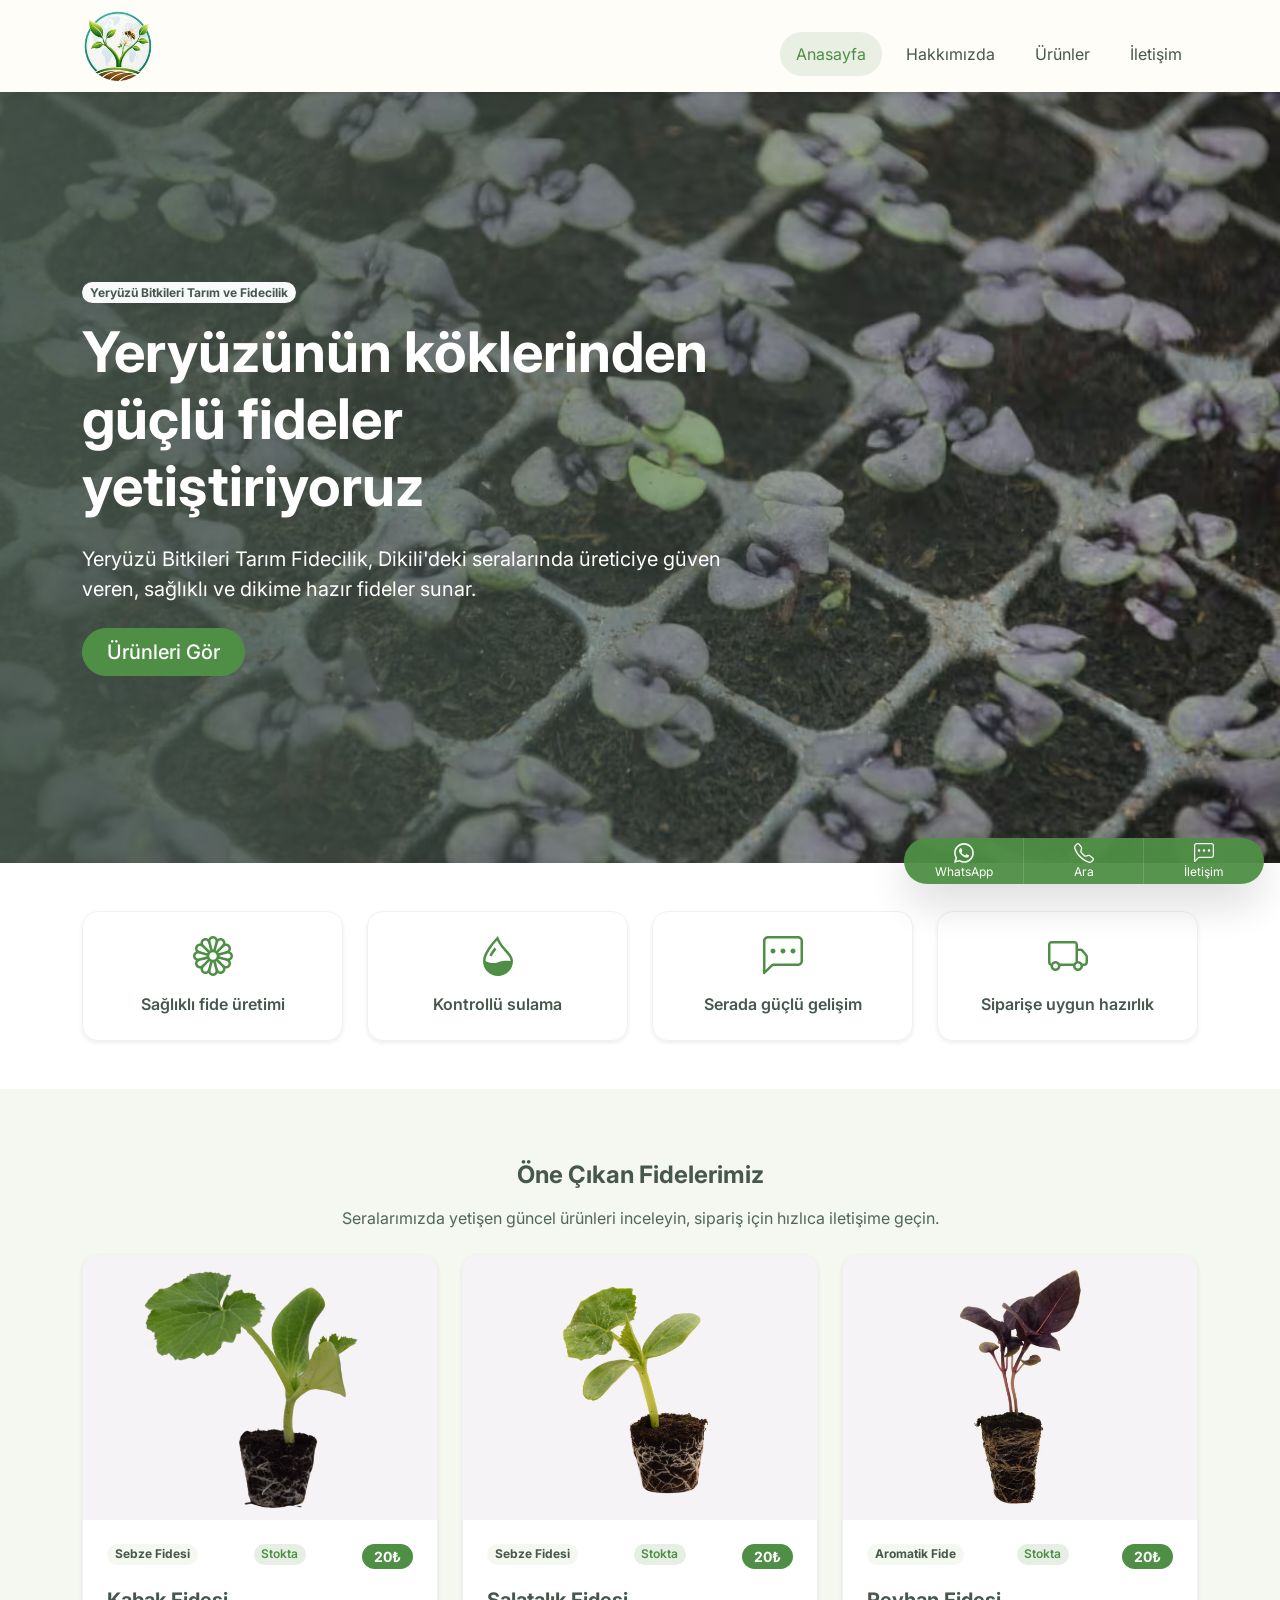
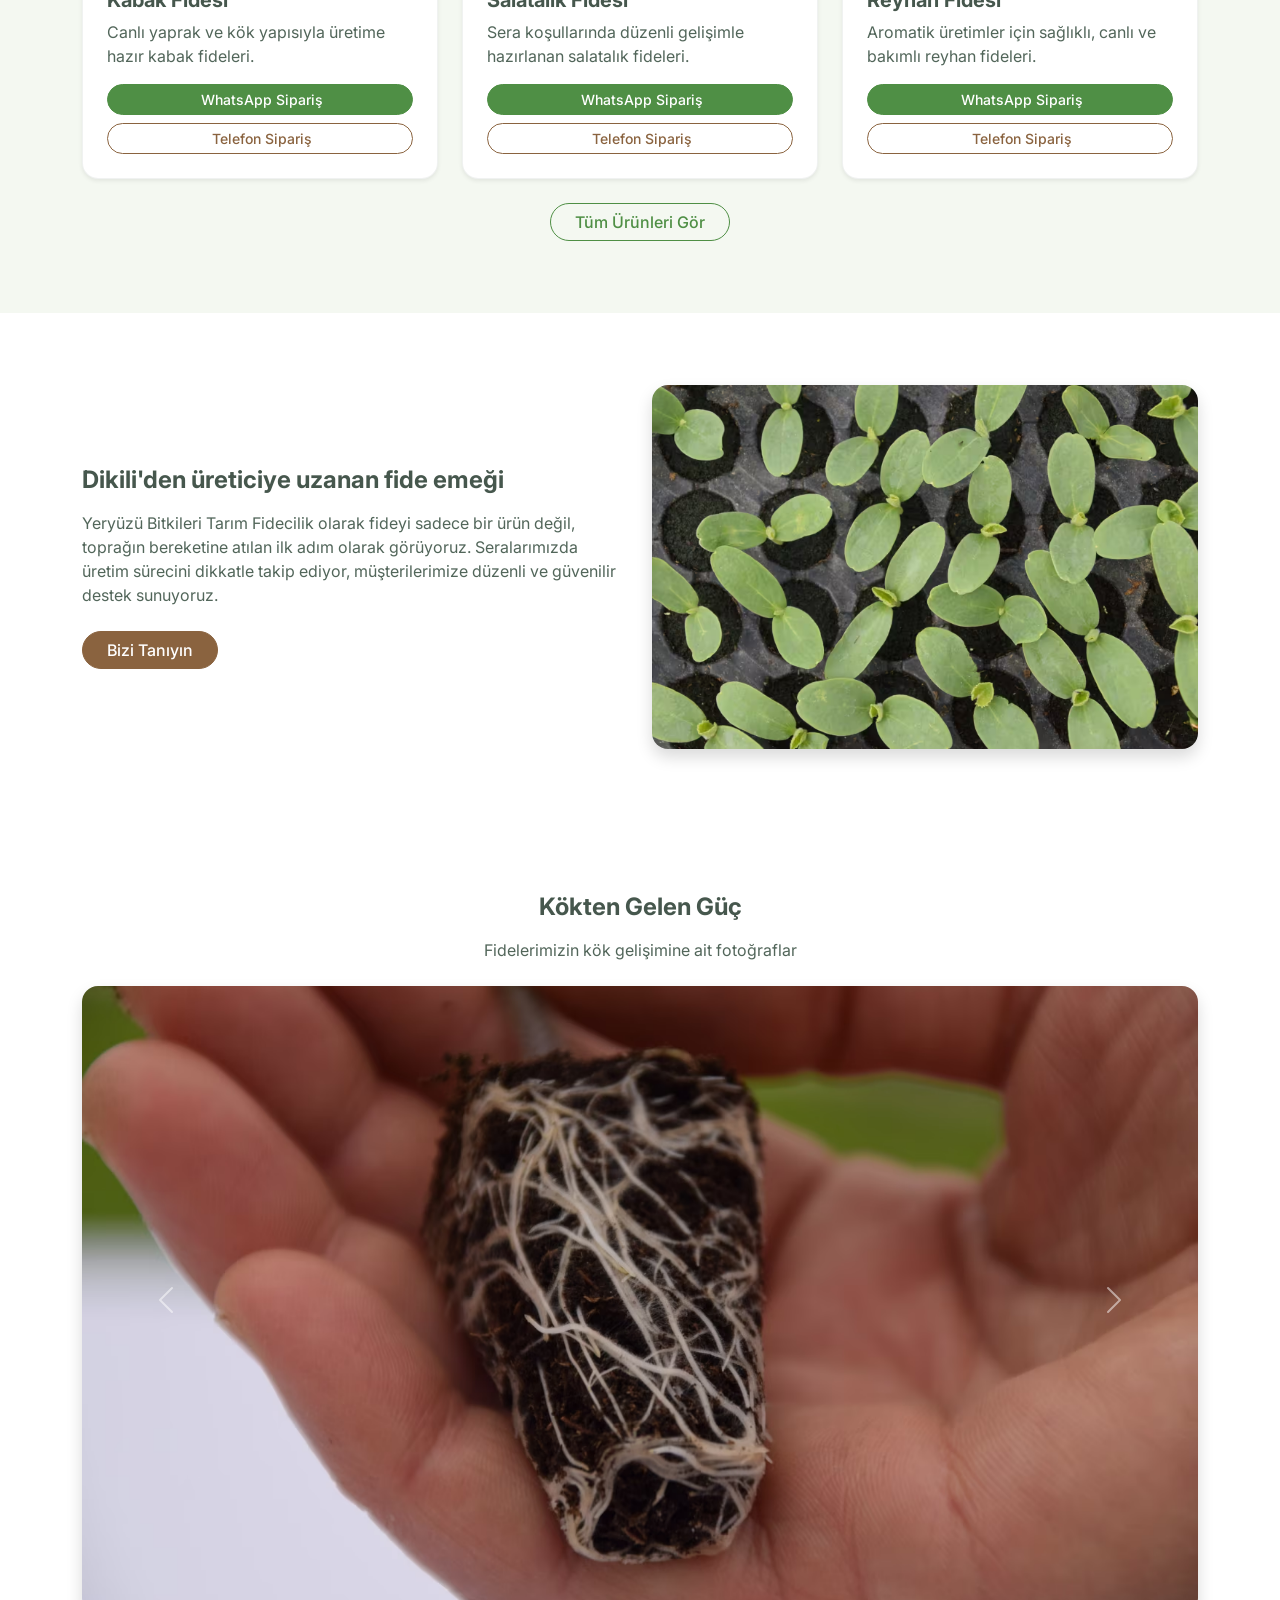
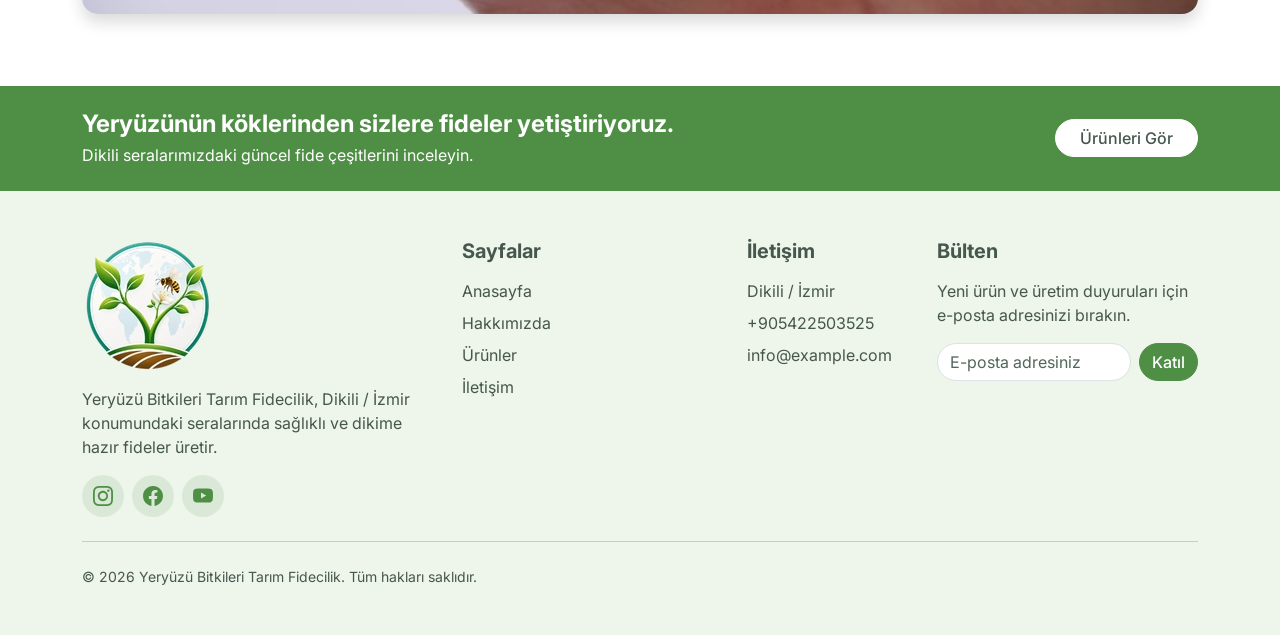
<file: index.html>
<!doctype html>
<html lang="tr">
  <head>
    <meta charset="utf-8" />
    <meta name="viewport" content="width=device-width, initial-scale=1" />
    <title>Yeryüzü Bitkileri Tarım Fidecilik | Dikili | İzmir</title>
    <meta
      name="description"
      content="Dikili, İzmir'de sebze ve aromatik fide yetiştiriciliği yapan Yeryüzü Bitkileri Tarım Fidecilik ile sağlıklı fideleri keşfedin."
    />

    <link rel="preconnect" href="https://fonts.googleapis.com" />
    <link rel="preconnect" href="https://fonts.gstatic.com" crossorigin />
    <link
      href="https://fonts.googleapis.com/css2?family=Inter:wght@400;500;600;700&display=swap"
      rel="stylesheet"
    />
    <link rel="stylesheet" href="./css/bootstrap-lite.css" />
    <link rel="stylesheet" href="./css/styles.css" />
  </head>

  <body data-page="home">
    <main>
      <section
        id="hero"
        class="hero-section position-relative overflow-hidden text-white"
      >
        <picture>
          <source
            srcset="assets/img/bg.avif 1x, assets/img/bg@2x.avif 2x"
            type="image/avif"
          />
          <img
            class="hero-img"
            src="assets/img/bg.avif"
            alt="Yeryüzü Bitkileri Tarım Fidecilik seralarından fide görünümü"
          />
        </picture>
        <div
          class="hero-overlay position-absolute top-0 start-0 w-100 h-100"
        ></div>
        <div class="container position-relative py-5">
          <div class="row min-vh-75 align-items-center">
            <div class="col-lg-7 py-5">
              <span class="badge rounded-pill text-bg-light mb-3"
                >Yeryüzü Bitkileri Tarım ve Fidecilik</span
              >
              <h1 class="display-4 fw-bold mb-4">
                Yeryüzünün köklerinden güçlü fideler yetiştiriyoruz
              </h1>
              <p class="lead mb-4">
                Yeryüzü Bitkileri Tarım Fidecilik, Dikili'deki seralarında
                üreticiye güven veren, sağlıklı ve dikime hazır fideler sunar.
              </p>
              <a
                class="btn btn-primary btn-lg rounded-pill px-4"
                href="urunler/"
                >Ürünleri Gör</a
              >
            </div>
          </div>
        </div>
      </section>

      <section id="avantajlar" class="py-5 bg-white">
        <div class="container">
          <h2 class="visually-hidden">
            Yeryüzü Bitkileri Tarım Fidecilik avantajları
          </h2>

          <div class="row g-3 g-lg-4 text-center">
            <div class="col-6 col-md-6 col-lg-3">
              <div class="feature-card h-100 p-4 rounded-4 shadow-sm">
                <svg
                  class="feature-icon"
                  width="40"
                  height="40"
                  aria-hidden="true"
                >
                  <use href="./assets/img/icons.svg#icon-flower1"></use>
                </svg>
                <p class="fw-semibold mb-0 mt-3">Sağlıklı fide üretimi</p>
              </div>
            </div>

            <div class="col-6 col-md-6 col-lg-3">
              <div class="feature-card h-100 p-4 rounded-4 shadow-sm">
                <svg
                  class="feature-icon"
                  width="40"
                  height="40"
                  aria-hidden="true"
                >
                  <use href="./assets/img/icons.svg#icon-droplet-half"></use>
                </svg>
                <p class="fw-semibold mb-0 mt-3">Kontrollü sulama</p>
              </div>
            </div>

            <div class="col-6 col-md-6 col-lg-3">
              <div class="feature-card h-100 p-4 rounded-4 shadow-sm">
                <svg
                  class="feature-icon"
                  width="40"
                  height="40"
                  aria-hidden="true"
                >
                  <use href="./assets/img/icons.svg#icon-chat-left-dots"></use>
                </svg>
                <p class="fw-semibold mb-0 mt-3">Serada güçlü gelişim</p>
              </div>
            </div>

            <div class="col-6 col-md-6 col-lg-3">
              <div class="feature-card h-100 p-4 rounded-4 shadow-sm">
                <svg
                  class="feature-icon"
                  width="40"
                  height="40"
                  aria-hidden="true"
                >
                  <use href="./assets/img/icons.svg#icon-truck"></use>
                </svg>
                <p class="fw-semibold mb-0 mt-3">Siparişe uygun hazırlık</p>
              </div>
            </div>
          </div>
        </div>
      </section>

      <section id="urunler" class="section-soft py-5">
        <div class="container py-lg-4">
          <div class="row justify-content-center text-center mb-4">
            <div class="col-lg-8">
              <h2 class="fw-bold mb-3">Öne Çıkan Fidelerimiz</h2>
              <p class="text-muted mb-0">
                Seralarımızda yetişen güncel ürünleri inceleyin, sipariş için
                hızlıca iletişime geçin.
              </p>
            </div>
          </div>
          <div id="home-products" class="row g-4"></div>
          <div class="text-center mt-4">
            <a class="btn btn-outline-primary rounded-pill px-4" href="urunler/"
              >Tüm Ürünleri Gör</a
            >
          </div>
        </div>
      </section>

      <section id="hakkimizda" class="py-5 bg-white">
        <div class="container py-lg-4">
          <div class="row g-4 align-items-center">
            <div class="col-lg-6">
              <h2 class="fw-bold mb-3">
                Dikili'den üreticiye uzanan fide emeği
              </h2>
              <p class="text-muted mb-4">
                Yeryüzü Bitkileri Tarım Fidecilik olarak fideyi sadece bir ürün
                değil, toprağın bereketine atılan ilk adım olarak görüyoruz.
                Seralarımızda üretim sürecini dikkatle takip ediyor,
                müşterilerimize düzenli ve güvenilir destek sunuyoruz.
              </p>
              <a class="btn btn-secondary rounded-pill px-4" href="hakkimizda/"
                >Bizi Tanıyın</a
              >
            </div>
            <div class="col-lg-6">
              <picture>
                <source
                  srcset="assets/img/bg1.avif 1x, assets/img/bg1@2x.avif 2x"
                  type="image/avif"
                />
                <img
                  class="img-fluid rounded-4 shadow"
                  src="assets/img/bg1.avif"
                  alt="Dikili seralarında yetişen fideler"
                />
              </picture>
            </div>
          </div>
        </div>
      </section>

      <section id="galeri" class="py-5 bg-white">
        <div class="container py-lg-4">
          <div class="row justify-content-center text-center mb-4">
            <div class="col-lg-8">
              <h2 class="fw-bold mb-3">Kökten Gelen Güç</h2>
              <p class="text-muted mb-0">
                Fidelerimizin kök gelişimine ait fotoğraflar
              </p>
            </div>
          </div>
          <div
            id="rootGallery"
            class="carousel slide rounded-4 overflow-hidden shadow"
            data-bs-ride="carousel"
          >
            <div class="carousel-inner">
              <div class="carousel-item active">
                <picture>
                  <source
                    srcset="assets/img/root.avif 1x, assets/img/root@2x.avif 2x"
                    type="image/avif"
                  />
                  <img
                    src="assets/img/root.avif"
                    class="d-block w-100 gallery-img"
                    alt="Fide kök gelişimi"
                  />
                </picture>
              </div>
              <div class="carousel-item">
                <picture>
                  <source
                    srcset="
                      assets/img/root1.avif    1x,
                      assets/img/root1@2x.avif 2x
                    "
                    type="image/avif"
                  />
                  <img
                    src="assets/img/root1.avif"
                    class="d-block w-100 gallery-img"
                    alt="Sağlıklı fide kökleri"
                  />
                </picture>
              </div>
              <div class="carousel-item">
                <picture>
                  <source
                    srcset="
                      assets/img/root2.avif    1x,
                      assets/img/root2@2x.avif 2x
                    "
                    type="image/avif"
                  />
                  <img
                    src="assets/img/root2.avif"
                    class="d-block w-100 gallery-img"
                    alt="Güçlü fide kök yapısı"
                  />
                </picture>
              </div>
              <div class="carousel-item">
                <picture>
                  <source
                    srcset="
                      assets/img/root3.avif    1x,
                      assets/img/root3@2x.avif 2x
                    "
                    type="image/avif"
                  />
                  <img
                    src="assets/img/root3.avif"
                    class="d-block w-100 gallery-img"
                    alt="Kökleri gelişmiş fide"
                  />
                </picture>
              </div>
            </div>
            <button
              class="carousel-control-prev"
              type="button"
              data-bs-target="#rootGallery"
              data-bs-slide="prev"
            >
              <span
                class="carousel-control-prev-icon"
                aria-hidden="true"
              ></span>
              <span class="visually-hidden">Önceki</span>
            </button>
            <button
              class="carousel-control-next"
              type="button"
              data-bs-target="#rootGallery"
              data-bs-slide="next"
            >
              <span
                class="carousel-control-next-icon"
                aria-hidden="true"
              ></span>
              <span class="visually-hidden">Sonraki</span>
            </button>
          </div>
        </div>
      </section>
    </main>
    <script src="https://cdn.jsdelivr.net/npm/bootstrap@5.3.3/dist/js/bootstrap.bundle.min.js"></script>
    <script src="./js/layout.js"></script>
    <script src="./js/main.js"></script>
  </body>
</html>
</file>
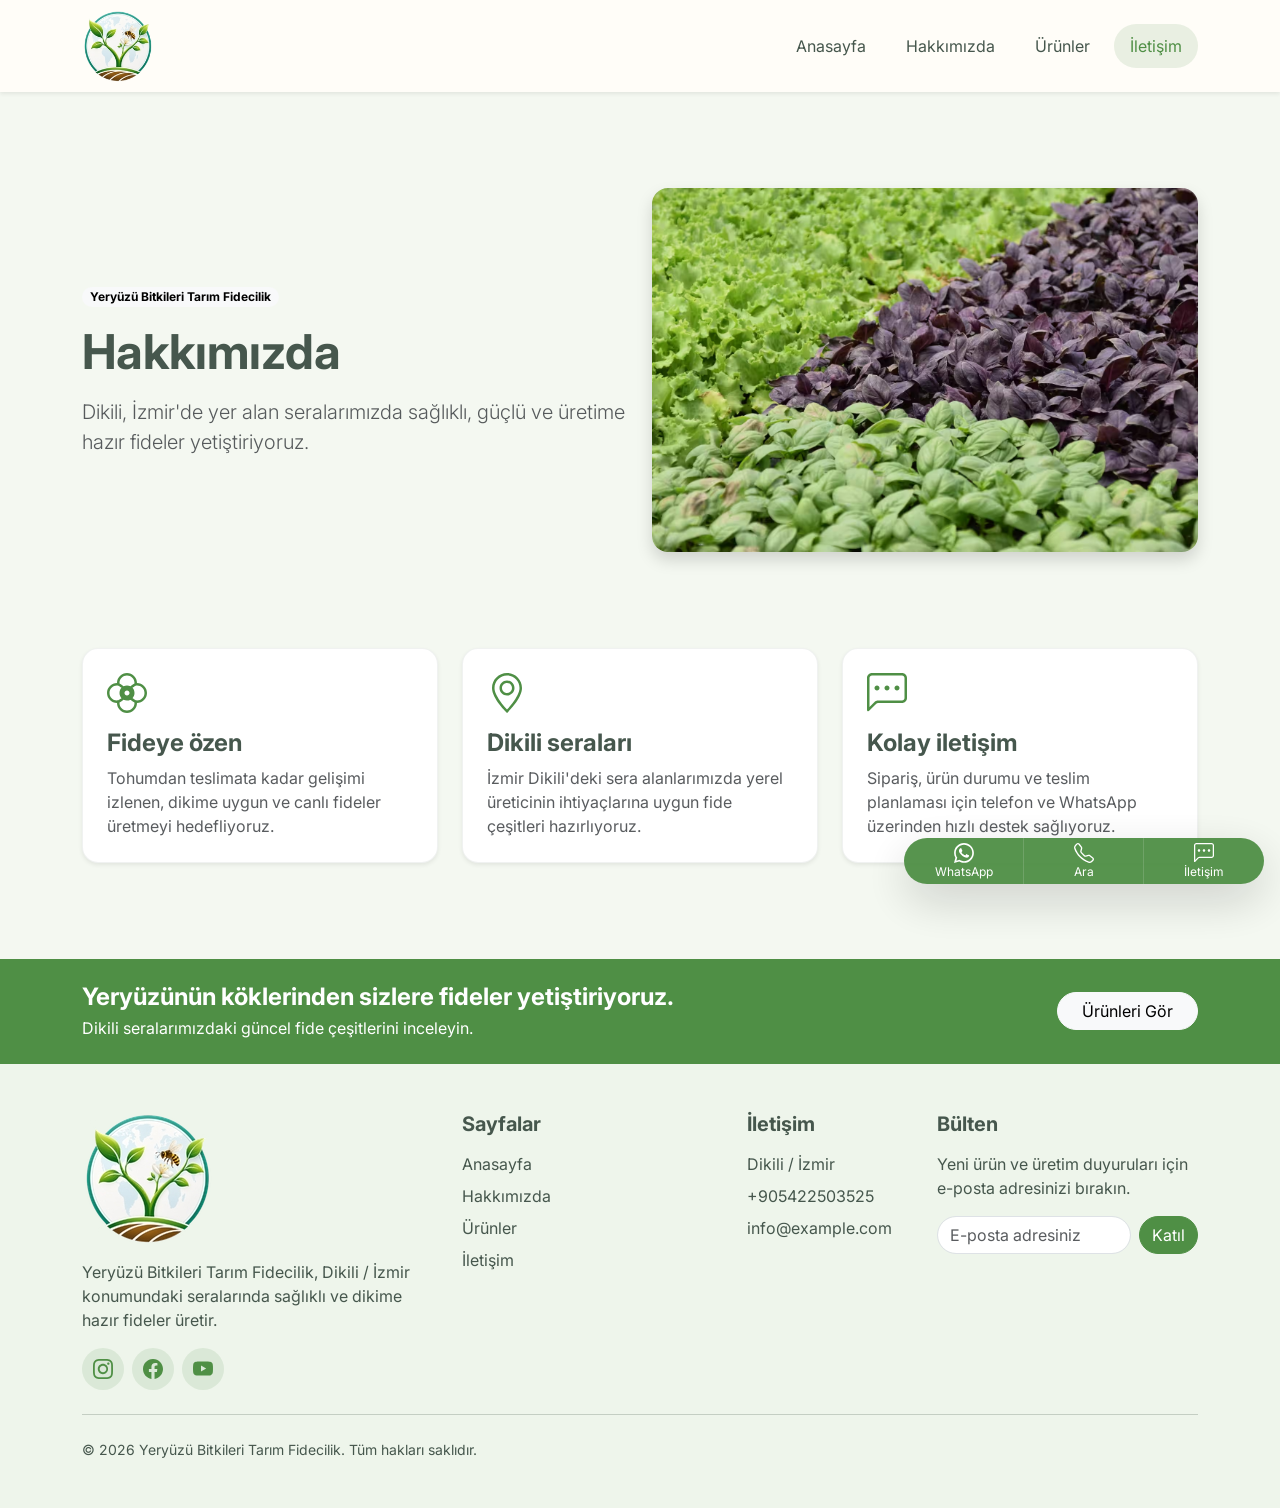
<file: hakkimizda/index.html>
<!doctype html>
<html lang="tr">
  <head>
    <meta charset="utf-8" />
    <meta name="viewport" content="width=device-width, initial-scale=1" />
    <title>Hakkımızda | Yeryüzü Bitkileri Fidecilik | Dikili İzmir</title>
    <meta
      name="description"
      content="Yeryüzü Bitkileri Fidecilik'in Dikili, İzmir'deki sera üretimi, fide yaklaşımı ve üretici odaklı hizmet anlayışı hakkında bilgi alın."
    />
    <link rel="preconnect" href="https://fonts.googleapis.com" />
    <link rel="preconnect" href="https://fonts.gstatic.com" crossorigin />
    <link
      href="https://fonts.googleapis.com/css2?family=Inter:wght@400;500;600;700;800&display=swap"
      rel="stylesheet"
    />
    <link href="../css/bootstrap-lite.css" rel="stylesheet" />
    <link rel="stylesheet" href="../css/styles.css" />
  </head>

  <!doctype html>
  <html lang="tr">
    <head>
      <meta charset="utf-8" />
      <meta name="viewport" content="width=device-width, initial-scale=1" />
      <title>İletişim | Yeryüzü Bitkileri Fidecilik | Dikili İzmir</title>
      <meta
        name="description"
        content="Yeryüzü Bitkileri Fidecilik ile telefon, WhatsApp veya iletişim formu üzerinden görüşün. Adres: Dikili / İzmir."
      />
      <link rel="preconnect" href="https://fonts.googleapis.com" />
      <link rel="preconnect" href="https://fonts.gstatic.com" crossorigin />
      <link
        href="https://fonts.googleapis.com/css2?family=Inter:wght@400;500;600;700;800&display=swap"
        rel="stylesheet"
      />
      <link
        href="https://cdn.jsdelivr.net/npm/bootstrap@5.3.3/dist/css/bootstrap.min.css"
        rel="stylesheet"
      />
      <link rel="stylesheet" href="../css/styles.css" />
    </head>

    <body data-page="iletisim">
      <main>
        <section id="hakkimizda-hero" class="section-soft page-hero py-5">
          <div class="container py-lg-5">
            <div class="row g-4 align-items-center">
              <div class="col-lg-6">
                <span class="badge rounded-pill text-bg-light mb-3"
                  >Yeryüzü Bitkileri Tarım Fidecilik</span
                >
                <h1 class="display-5 fw-bold mb-3">Hakkımızda</h1>
                <p class="lead text-muted mb-0">
                  Dikili, İzmir'de yer alan seralarımızda sağlıklı, güçlü ve
                  üretime hazır fideler yetiştiriyoruz.
                </p>
              </div>
              <div class="col-lg-6">
                <picture>
                  <source
                    srcset="
                      ../assets/img/bg2.avif    1x,
                      ../assets/img/bg2@2x.avif 2x
                    "
                    type="image/avif"
                  />
                  <img
                    class="img-fluid rounded-4 shadow"
                    src="../assets/img/bg2.avif"
                    alt="Yeryüzü Tarım Fidecilik sera üretimi"
                  />
                </picture>
              </div>
            </div>
          </div>
        </section>

        <section id="uretim-anlayisi" class="section-soft pb-5">
          <div class="container pb-lg-5">
            <div class="row g-4">
              <div class="col-lg-4">
                <div class="info-card h-100 p-4 rounded-4 bg-white shadow-sm">
                  <svg
                    class="info-icon"
                    width="40"
                    height="40"
                    aria-hidden="true"
                  >
                    <use href="../assets/img/icons.svg#icon-flower2"></use>
                  </svg>

                  <h2 class="h4 fw-bold mt-3">Fideye özen</h2>
                  <p class="text-muted mb-0">
                    Tohumdan teslimata kadar gelişimi izlenen, dikime uygun ve
                    canlı fideler üretmeyi hedefliyoruz.
                  </p>
                </div>
              </div>

              <div class="col-lg-4">
                <div class="info-card h-100 p-4 rounded-4 bg-white shadow-sm">
                  <svg
                    class="info-icon"
                    width="40"
                    height="40"
                    aria-hidden="true"
                  >
                    <use href="../assets/img/icons.svg#icon-geo-alt"></use>
                  </svg>

                  <h2 class="h4 fw-bold mt-3">Dikili seraları</h2>
                  <p class="text-muted mb-0">
                    İzmir Dikili'deki sera alanlarımızda yerel üreticinin
                    ihtiyaçlarına uygun fide çeşitleri hazırlıyoruz.
                  </p>
                </div>
              </div>

              <div class="col-lg-4">
                <div class="info-card h-100 p-4 rounded-4 bg-white shadow-sm">
                  <svg
                    class="info-icon"
                    width="40"
                    height="40"
                    aria-hidden="true"
                  >
                    <use
                      href="../assets/img/icons.svg#icon-chat-left-dots"
                    ></use>
                  </svg>

                  <h2 class="h4 fw-bold mt-3">Kolay iletişim</h2>
                  <p class="text-muted mb-0">
                    Sipariş, ürün durumu ve teslim planlaması için telefon ve
                    WhatsApp üzerinden hızlı destek sağlıyoruz.
                  </p>
                </div>
              </div>
            </div>
          </div>
        </section>
      </main>

      <script src="https://cdn.jsdelivr.net/npm/bootstrap@5.3.3/dist/js/bootstrap.bundle.min.js"></script>
      <script src="../js/layout.js"></script>
      <script src="../js/main.js"></script>
    </body>
  </html>
</html>
</file>
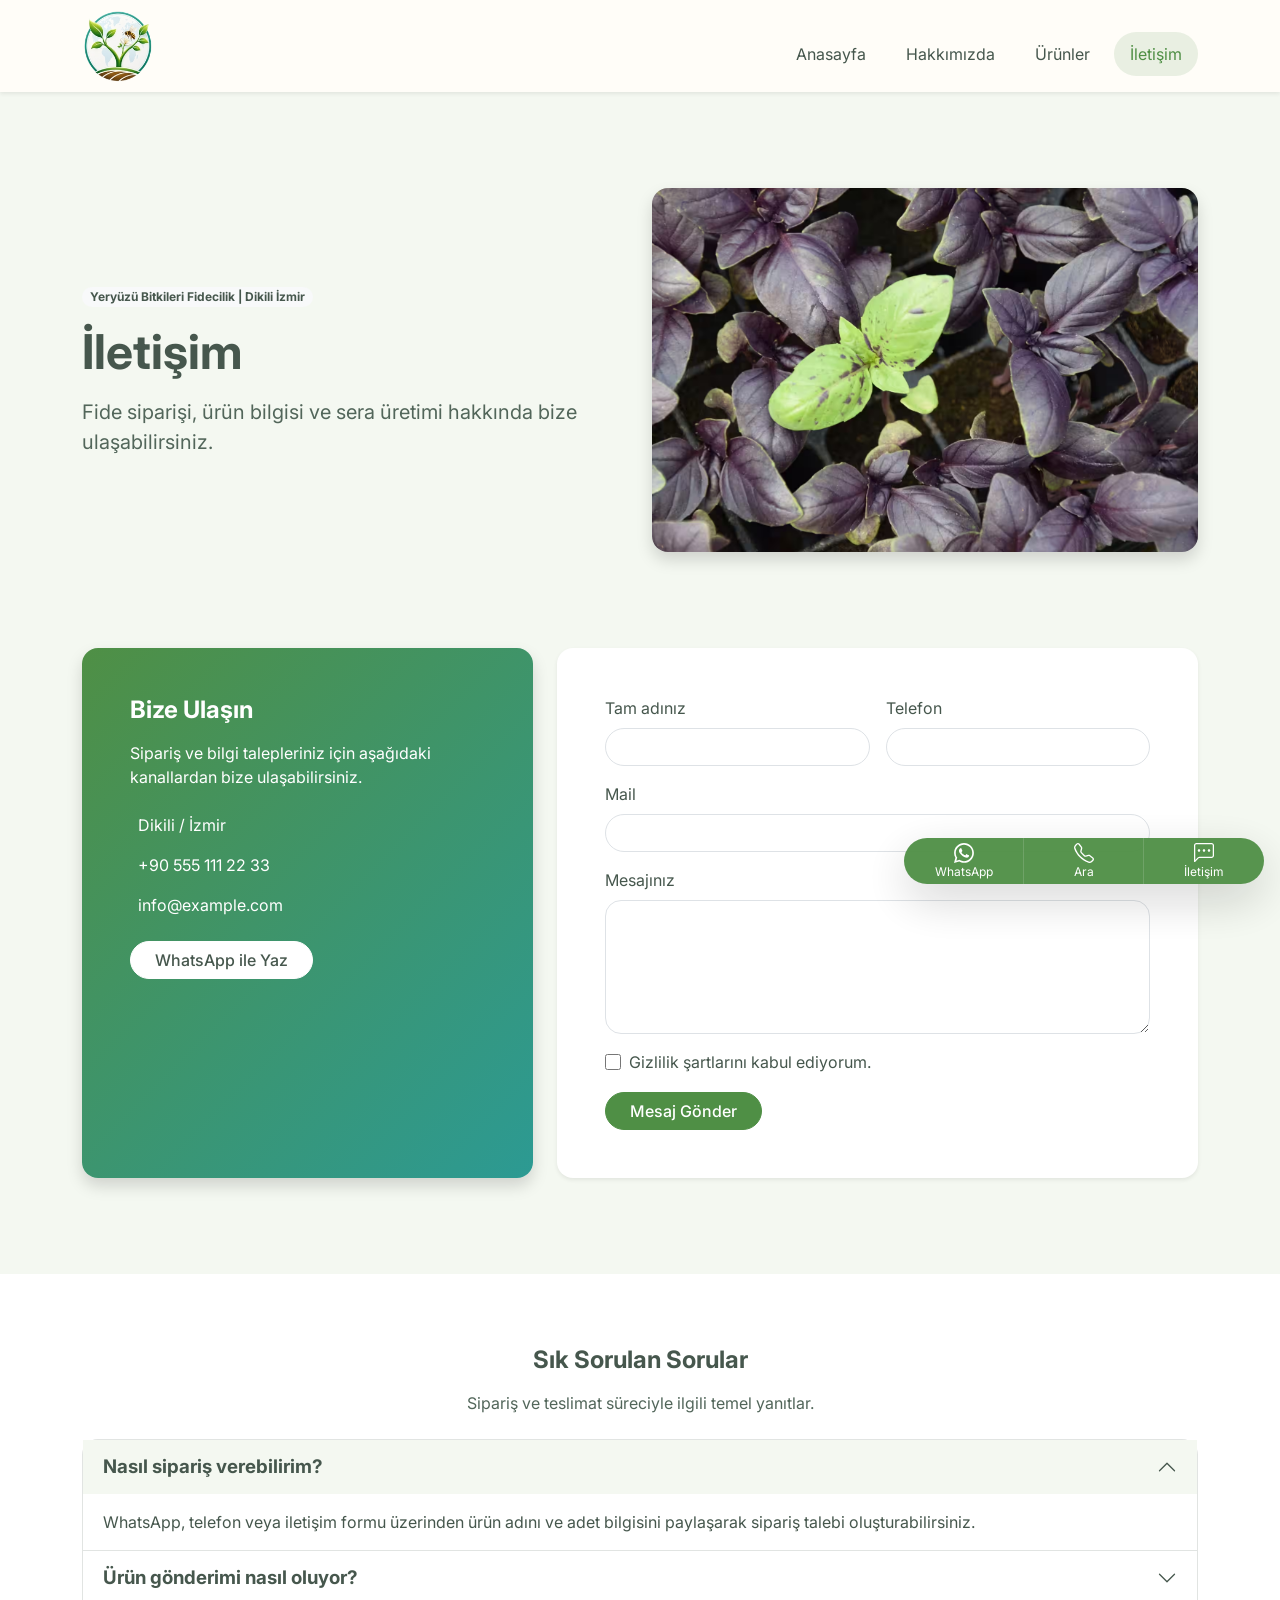
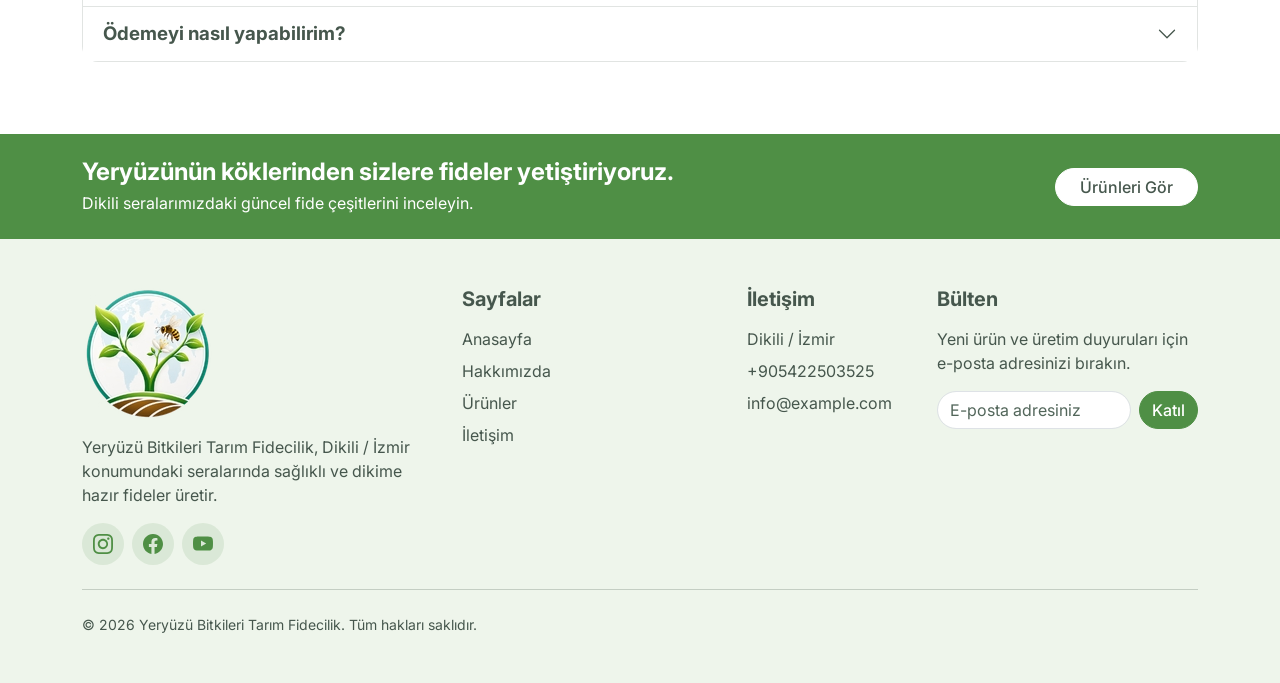
<file: iletisim/index.html>
<!doctype html>
<html lang="tr">
  <head>
    <meta charset="utf-8" />
    <meta name="viewport" content="width=device-width, initial-scale=1" />
    <title>İletişim | Yeryüzü Bitkileri Fidecilik | Dikili İzmir</title>
    <meta
      name="description"
      content="Yeryüzü Bitkileri Fidecilik ile telefon, WhatsApp veya iletişim formu üzerinden görüşün. Adres: Dikili / İzmir."
    />
    <link rel="preconnect" href="https://fonts.googleapis.com" />
    <link rel="preconnect" href="https://fonts.gstatic.com" crossorigin />
    <link
      href="https://fonts.googleapis.com/css2?family=Inter:wght@400;500;600;700;800&display=swap"
      rel="stylesheet"
    />

    <link rel="stylesheet" href="../css/bootstrap-lite.css" />
    <link rel="stylesheet" href="../css/styles.css" />
  </head>

  <body data-page="iletisim">
    <main>
      <section id="iletisim-hero" class="section-soft page-hero py-5">
        <div class="container py-lg-5">
          <div class="row g-4 align-items-center">
            <div class="col-lg-6">
              <span class="badge rounded-pill text-bg-light mb-3"
                >Yeryüzü Bitkileri Fidecilik | Dikili İzmir</span
              >
              <h1 class="display-5 fw-bold mb-3">İletişim</h1>
              <p class="lead text-muted mb-0">
                Fide siparişi, ürün bilgisi ve sera üretimi hakkında bize
                ulaşabilirsiniz.
              </p>
            </div>
            <div class="col-lg-6">
              <picture>
                <source
                  srcset="
                    ../assets/img/bg3.avif    1x,
                    ../assets/img/bg3@2x.avif 2x
                  "
                  type="image/avif"
                />
                <img
                  class="img-fluid rounded-4 shadow"
                  src="../assets/img/bg3.avif"
                  alt="Yeryüzü Tarım Fidecilik iletişim"
                />
              </picture>
            </div>
          </div>
        </div>
      </section>

      <section id="bize-ulasin" class="section-soft pb-5">
        <div class="container pb-lg-5">
          <div class="row g-4 align-items-stretch">
            <div class="col-lg-5">
              <div
                class="contact-panel h-100 p-4 p-lg-5 rounded-4 text-white shadow"
              >
                <h2 class="fw-bold mb-3">Bize Ulaşın</h2>
                <p class="mb-4">
                  Sipariş ve bilgi talepleriniz için aşağıdaki kanallardan bize
                  ulaşabilirsiniz.
                </p>
                <ul class="list-unstyled d-grid gap-3 mb-4">
                  <li><i class="bi bi-geo-alt me-2"></i>Dikili / İzmir</li>
                  <li>
                    <i class="bi bi-telephone me-2"></i
                    ><a
                      class="text-white text-decoration-none"
                      href="tel:+905551112233"
                      >+90 555 111 22 33</a
                    >
                  </li>
                  <li>
                    <i class="bi bi-envelope me-2"></i
                    ><a
                      class="text-white text-decoration-none"
                      href="mailto:info@example.com"
                      >info@example.com</a
                    >
                  </li>
                </ul>
                <a
                  class="btn btn-light rounded-pill px-4"
                  href="https://wa.me/905551112233"
                  target="_blank"
                  rel="noopener"
                  >WhatsApp ile Yaz</a
                >
              </div>
            </div>
            <div class="col-lg-7">
              <form class="bg-white p-4 p-lg-5 rounded-4 shadow-sm">
                <div class="row g-3">
                  <div class="col-md-6">
                    <label class="form-label" for="fullName">Tam adınız</label>
                    <input
                      class="form-control rounded-pill"
                      id="fullName"
                      type="text"
                      autocomplete="name"
                      required
                    />
                  </div>
                  <div class="col-md-6">
                    <label class="form-label" for="phone">Telefon</label>
                    <input
                      class="form-control rounded-pill"
                      id="phone"
                      type="tel"
                      autocomplete="tel"
                      required
                    />
                  </div>
                  <div class="col-12">
                    <label class="form-label" for="email">Mail</label>
                    <input
                      class="form-control rounded-pill"
                      id="email"
                      type="email"
                      autocomplete="email"
                      required
                    />
                  </div>
                  <div class="col-12">
                    <label class="form-label" for="message">Mesajınız</label>
                    <textarea
                      class="form-control rounded-4"
                      id="message"
                      rows="5"
                      required
                    ></textarea>
                  </div>
                  <div class="col-12">
                    <div class="form-check">
                      <input
                        class="form-check-input"
                        type="checkbox"
                        value=""
                        id="privacy"
                        required
                      />
                      <label class="form-check-label" for="privacy"
                        >Gizlilik şartlarını kabul ediyorum.</label
                      >
                    </div>
                  </div>
                  <div class="col-12">
                    <button
                      class="btn btn-primary rounded-pill px-4"
                      type="submit"
                    >
                      Mesaj Gönder
                    </button>
                  </div>
                </div>
              </form>
            </div>
          </div>
        </div>
      </section>

      <section id="sss" class="py-5 bg-white">
        <div class="container py-lg-4">
          <div class="row justify-content-center text-center mb-4">
            <div class="col-lg-8">
              <h2 class="fw-bold mb-3">Sık Sorulan Sorular</h2>
              <p class="text-muted mb-0">
                Sipariş ve teslimat süreciyle ilgili temel yanıtlar.
              </p>
            </div>
          </div>
          <div class="accordion" id="faqAccordion">
            <div class="accordion-item">
              <h3 class="accordion-header">
                <button
                  class="accordion-button"
                  type="button"
                  data-bs-toggle="collapse"
                  data-bs-target="#faqOne"
                  aria-expanded="true"
                  aria-controls="faqOne"
                >
                  Nasıl sipariş verebilirim?
                </button>
              </h3>
              <div
                id="faqOne"
                class="accordion-collapse collapse show"
                data-bs-parent="#faqAccordion"
              >
                <div class="accordion-body">
                  WhatsApp, telefon veya iletişim formu üzerinden ürün adını ve
                  adet bilgisini paylaşarak sipariş talebi oluşturabilirsiniz.
                </div>
              </div>
            </div>
            <div class="accordion-item">
              <h3 class="accordion-header">
                <button
                  class="accordion-button collapsed"
                  type="button"
                  data-bs-toggle="collapse"
                  data-bs-target="#faqTwo"
                  aria-expanded="false"
                  aria-controls="faqTwo"
                >
                  Ürün gönderimi nasıl oluyor?
                </button>
              </h3>
              <div
                id="faqTwo"
                class="accordion-collapse collapse"
                data-bs-parent="#faqAccordion"
              >
                <div class="accordion-body">
                  Gönderim ve teslim planı sipariş miktarı, ürün durumu ve
                  bulunduğunuz konuma göre görüşme sırasında netleştirilir.
                </div>
              </div>
            </div>
            <div class="accordion-item">
              <h3 class="accordion-header">
                <button
                  class="accordion-button collapsed"
                  type="button"
                  data-bs-toggle="collapse"
                  data-bs-target="#faqThree"
                  aria-expanded="false"
                  aria-controls="faqThree"
                >
                  Ödemeyi nasıl yapabilirim?
                </button>
              </h3>
              <div
                id="faqThree"
                class="accordion-collapse collapse"
                data-bs-parent="#faqAccordion"
              >
                <div class="accordion-body">
                  Ödeme yöntemi sipariş onayı sırasında belirlenir. Detaylar
                  için bizi arayabilir veya WhatsApp üzerinden yazabilirsiniz.
                </div>
              </div>
            </div>
          </div>
        </div>
      </section>
    </main>

    <script src="https://cdn.jsdelivr.net/npm/bootstrap@5.3.3/dist/js/bootstrap.bundle.min.js"></script>
    <script src="../js/layout.js"></script>
    <script src="../js/main.js"></script>
  </body>
</html>
</file>
<file: css/styles.css>
:root {
  --color-primary: #4f8f45;
  --color-primary-light: #7bae5c;
  --color-teal: #2c9a93;
  --color-dark: #46574d;
  --color-text-muted: #52665a;
  --color-secondary: #8a633f;
  --color-accent: #d9a441;
  --color-soft-bg: #f4f8f1;
  --color-card-bg: #fffdf8;
  --color-white: #ffffff;
  --color-blue: #7fb7c7;

  --color-header-bg: #fffdf8;
  --color-footer-bg: #eef5eb;
}

body {
  padding-bottom: 82px;
  font-family: "Inter", sans-serif;
  color: var(--color-dark);
}

body[data-page="home"] {
  padding-top: 0;
}

.navbar {
  position: sticky;
  top: 0;
  z-index: 1030;
  min-height: 82px;
  padding: 10px 0;
  background-color: var(--color-header-bg);
  transition:
    transform 0.3s ease,
    box-shadow 0.3s ease;
}

.navbar-hidden {
  transform: translateY(-100%);
}

.navbar-brand,
.footer-logo {
  color: var(--color-dark);
}

.navbar .nav-link {
  color: var(--color-dark);
  padding: 10px 15px;
}

.navbar .nav-link:hover,
.navbar .nav-link:focus,
.navbar .nav-link.active {
  background-color: rgba(79, 143, 69, 0.12);
  color: var(--color-primary);
}

.navbar-toggler {
  border-color: rgba(70, 87, 77, 0.28);
}

.navbar-toggler:focus {
  box-shadow: 0 0 0 0.15rem rgba(79, 143, 69, 0.22);
}

.site-logo-link {
  display: inline-flex;
  align-items: center;
  justify-content: center;
  width: 72px;
  height: 72px;
  max-width: 72px;
  max-height: 72px;
  padding: 0;
  margin: 0;
  line-height: 1;
  text-decoration: none;
  overflow: hidden;
}

.site-logo-img {
  display: block;
  width: 72px;
  height: 72px;
  max-width: 72px;
  max-height: 72px;
  object-fit: contain;
}

.footer-main {
  background-color: var(--color-footer-bg);
  color: var(--color-dark);
}

.footer-logo {
  display: inline-flex;
  align-items: center;
  justify-content: center;
  width: 132px;
  height: 132px;
  max-width: 132px;
  max-height: 132px;
  padding: 0;
  margin: 0 0 16px;
  line-height: 1;
  text-decoration: none;
  overflow: hidden;
}

.footer-logo-img {
  display: block;
  width: 132px;
  height: 132px;
  max-width: 132px;
  max-height: 132px;
  object-fit: contain;
}

.footer-link,
.footer-link:hover,
.footer-link:focus {
  color: var(--color-dark);
  text-decoration: none;
}

.footer-link:hover,
.footer-link:focus {
  color: var(--color-primary);
}

.btn-primary,
.btn-primary:hover,
.btn-primary:focus {
  background-color: var(--color-primary);
  border-color: var(--color-primary);
  color: var(--color-white);
}

.btn-secondary,
.btn-secondary:hover,
.btn-secondary:focus {
  background-color: var(--color-secondary);
  border-color: var(--color-secondary);
  color: var(--color-white);
}

.btn-outline-primary {
  border-color: var(--color-primary);
  color: var(--color-primary);
}

.btn-outline-primary:hover,
.btn-outline-primary:focus {
  background-color: var(--color-primary);
  border-color: var(--color-primary);
  color: var(--color-white);
}

.btn-outline-secondary {
  border-color: var(--color-secondary);
  color: var(--color-secondary);
}

.btn-outline-secondary:hover,
.btn-outline-secondary:focus {
  background-color: var(--color-secondary);
  border-color: var(--color-secondary);
  color: var(--color-white);
}

.text-primary {
  color: var(--color-primary) !important;
}

.section-soft,
.page-hero {
  background-color: var(--color-soft-bg);
}

.hero-section {
  background-color: var(--color-dark);
}

.hero-img {
  position: absolute;
  inset: 0;
  width: 100%;
  height: 100%;
  object-fit: cover;
}

.hero-overlay {
  background: linear-gradient(90deg,
      rgba(70, 87, 77, 0.88),
      rgba(70, 87, 77, 0.5),
      rgba(70, 87, 77, 0.18));
}

.feature-card,
.info-card,
.product-card {
  border: 1px solid rgba(70, 87, 77, 0.08);
}

.feature-icon,
.info-icon,
.social-icon,
.nav-action-icon {
  display: inline-block;
  flex-shrink: 0;
  fill: currentColor;
  color: currentColor;
}

.feature-icon,
.info-icon {
  width: 40px;
  height: 40px;
  color: var(--color-primary);
}

.social-icon {
  width: 20px;
  height: 20px;
}

.nav-action-icon {
  width: 20px;
  height: 20px;
  margin: 0 auto;
}

.product-img {
  width: 100%;
  aspect-ratio: 4 / 3;
  object-fit: cover;
}

.product-badge {
  background-color: var(--color-soft-bg);
  color: var(--color-dark);
}

.product-content {
  display: flex;
  flex-direction: column;
}

.product-meta {
  min-height: 28px;
  flex-wrap: wrap;
}

.product-price {
  flex-shrink: 0;
  padding: 0.35rem 0.75rem;
  background-color: var(--color-primary);
  color: var(--color-white);
  font-size: 0.875rem;
  font-weight: 700;
  line-height: 1;
  white-space: nowrap;
}

.product-stock {
  flex-shrink: 0;
  font-size: 0.75rem;
  font-weight: 600;
  white-space: nowrap;
}

.product-stock-in {
  background-color: rgba(79, 143, 69, 0.14);
  color: var(--color-primary);
}

.product-stock-out {
  background-color: rgba(70, 87, 77, 0.12);
  color: var(--color-dark);
}

.product-card .btn:disabled {
  cursor: not-allowed;
  opacity: 0.65;
}

.gallery-img {
  aspect-ratio: 16 / 9;
  object-fit: cover;
}

.contact-panel {
  background: linear-gradient(135deg, var(--color-primary), var(--color-teal));
}

.accordion-button:not(.collapsed) {
  background-color: var(--color-soft-bg);
  color: var(--color-dark);
}

.cta-band {
  background-color: var(--color-primary);
  color: var(--color-white);
}

.social-link {
  display: inline-grid;
  width: 42px;
  height: 42px;
  place-items: center;
  background-color: rgba(79, 143, 69, 0.12);
  color: var(--color-primary);
  text-decoration: none;
}

.social-link:hover,
.social-link:focus {
  background-color: var(--color-primary);
  color: var(--color-white);
}

.fixed-action-bar {
  position: fixed;
  right: 1rem;
  bottom: 1rem;
  left: 1rem;
  z-index: 1040;
  display: grid;
  grid-template-columns: repeat(3, 1fr);
  overflow: hidden;
  border-radius: 999px;
  background-color: var(--color-primary);
  opacity: 0.95;
}

.fixed-action-bar a {
  display: grid;
  align-items: center;
  justify-items: center;
  gap: 0.1rem;
  padding: 0.3rem 0.5rem;
  color: var(--color-white);
  text-align: center;
  text-decoration: none;
  border-right: 1px solid rgba(255, 255, 255, 0.14);
}

.fixed-action-bar a:last-child {
  border-right: 0;
}

.fixed-action-bar span {
  font-size: 0.75rem;
  line-height: 1.2;
}

@media (min-width: 992px) {
  body {
    padding-bottom: 0;
  }

  .fixed-action-bar {
    left: auto;
    width: 360px;
  }
}
</file>
